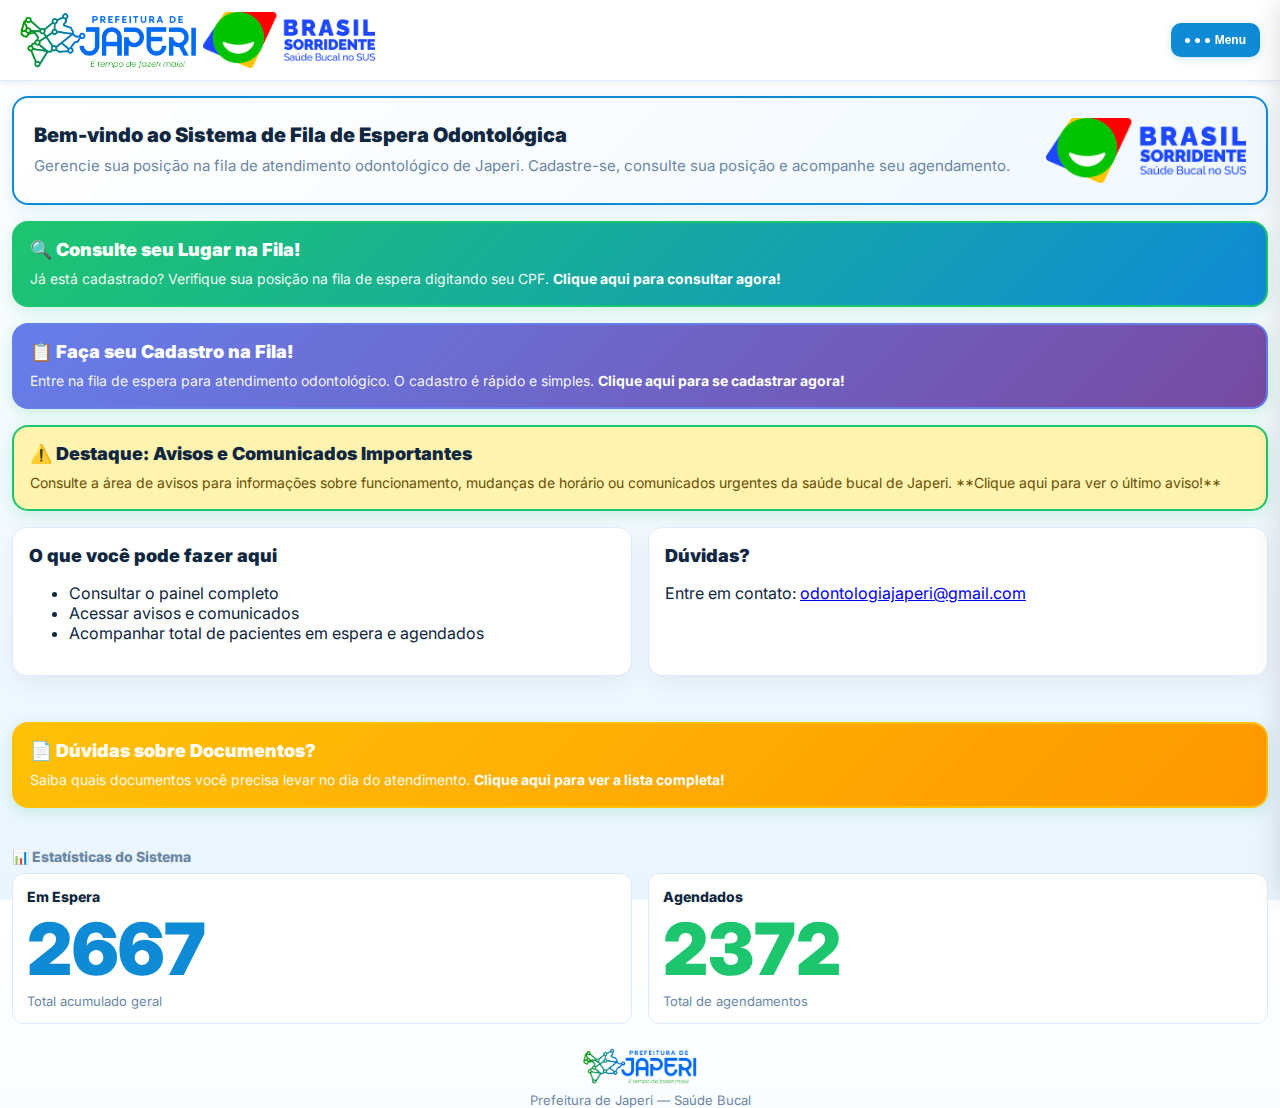
<file: index.html>
<!doctype html>
<html lang="pt-BR">
<head>
  <meta charset="utf-8" />
  <title>Início — Saúde Bucal Japeri</title>
  <meta name="viewport" content="width=device-width, initial-scale=1, viewport-fit=cover, user-scalable=no" />
  <link rel="icon" href="brasil-sorridente-logo222.png?v=2" type="image/png">
  <style>
    /* ===== styles (mobile-first) - copie exatamente ===== */
    @import url('https://fonts.googleapis.com/css2?family=Inter:wght@300;400;600;700;800&display=swap');
    :root{--bg:#EAF5FF;--panel:#FFFFFF;--line:#DDEAF7;--fg:#0F2740;--muted:#6B87A4;--brand:#0F8BD6;--accent:#1DC56F;--warning:#FFF3B0;--chip:#F3FAFF;--r-sm:8px;--r-md:12px;--r-lg:20px;--shadow:0 8px 24px rgba(16,40,80,0.06);--maxw:1100px;--transition:all 0.3s cubic-bezier(0.4,0,0.2,1)}
    *{box-sizing:border-box}html,body{height:100%}body{margin:0;font-family:Inter,system-ui,-apple-system,"Segoe UI",Roboto,Arial;-webkit-font-smoothing:antialiased;background:linear-gradient(180deg,#fff 0%,var(--bg) 100%);color:var(--fg);padding:12px;transition:var(--transition)}
    .wrap{max-width:var(--maxw);margin:0 auto;transition:var(--transition)}
    .topbar{display:flex;align-items:center;justify-content:space-between;gap:8px;margin-bottom:12px;position:fixed;top:0;left:0;right:0;background:#fff;z-index:80;padding:10px 12px;box-shadow:0 2px 8px rgba(16,40,80,0.08);border-bottom:1px solid var(--line);min-height:60px;transition:none}
    body{padding-top:80px}
    /* .topbar.hide{transform:translateY(-100%)} - Removido para manter a barra superior visível no mobile */
    .header-left{display:flex;align-items:center;gap:8px;min-width:0;flex:0 1 auto}
    .logos{display:flex;gap:6px;align-items:center;flex-shrink:0}
    .logo-small{height:38px;width:auto;display:block}
    .site-title{font-weight:800;font-size:14px;line-height:1.2;max-width:calc(100vw - 180px);overflow:hidden;text-overflow:ellipsis;white-space:nowrap}
    .muted.small{font-size:11px;color:var(--muted);display:none}@media(min-width:600px){.muted.small{display:block}}
    .nav{display:flex;gap:8px;align-items:center}
    .nav a{padding:8px 10px;border-radius:10px;color:var(--muted);text-decoration:none;font-weight:700}
    .nav a.active{color:var(--brand);background:rgba(15,139,214,0.06);border-radius:10px}
    .menu-btn{background:var(--brand);border:none;padding:8px 12px;border-radius:10px;cursor:pointer;display:flex;gap:5px;align-items:center;transition:var(--transition);flex-shrink:0;color:#fff;font-weight:700;font-size:12px;box-shadow:0 2px 8px rgba(15,139,214,0.2);white-space:nowrap}.menu-btn:hover{background:linear-gradient(135deg,var(--brand),#0a6ba8);transform:translateY(-2px);box-shadow:0 4px 12px rgba(15,139,214,0.3)}.menu-btn:active{transform:translateY(0)}
    .menu-btn .dot{width:5px;height:5px;background:#fff;border-radius:50%}
    .hero-card{display:flex;gap:12px;align-items:center;justify-content:space-between;background:linear-gradient(135deg,#fff 0%,#f0f8ff 100%);border-radius:16px;padding:16px;border:2px solid var(--brand);box-shadow:0 4px 16px rgba(15,139,214,0.12);margin-bottom:16px;animation:slideInDown 0.5s ease}@keyframes slideInDown{from{opacity:0;transform:translateY(-20px)}to{opacity:1;transform:translateY(0)}}
    .hero-content h2{margin:0 0 8px;font-size:20px;color:var(--fg);font-weight:900}.lead{margin:0;color:var(--muted);font-size:15px;line-height:1.5}.hero-illustration img{max-width:120px;height:auto;display:block;margin-left:auto}
    .card h3{margin:0 0 12px;font-size:18px;color:var(--fg);font-weight:900;line-height:1.3}
    .card{background:var(--panel);border-radius:14px;padding:16px;border:1px solid var(--line);box-shadow:var(--shadow);margin-bottom:14px;transition:var(--transition);cursor:pointer}.card:hover{box-shadow:0 12px 32px rgba(16,40,80,0.12);border-color:var(--brand)}
    .sectionTitle{font-weight:800;color:var(--muted);margin:12px 0 8px;font-size:14px}
    .bigcard{background:#fff;border-radius:12px;padding:14px;border:1px solid var(--line);margin-bottom:10px;transition:var(--transition)}.bigcard:hover{border-color:var(--brand);box-shadow:0 4px 12px rgba(15,139,214,0.1)}
    .bigcard-title{font-weight:800;color:var(--fg);margin-bottom:8px;font-size:14px}
    .big-number{font-weight:900;font-size:32px;line-height:1}
    .big1{color:var(--brand)} .big2{color:var(--accent)}
    .bigcard-foot{color:var(--muted);font-size:13px;margin-top:8px}
    .select-wrap{position:relative}
    .select-wrap::after{content:"▾";position:absolute;right:12px;top:50%;transform:translateY(-50%);pointer-events:none;color:var(--brand)}
    select{width:100%;padding:12px;border-radius:12px;border:1px solid var(--line);appearance:none;background:#fff;font-weight:700}
    .btn{padding:10px 12px;border-radius:12px;border:0;background:var(--brand);color:#fff;font-weight:800;cursor:pointer;transition:var(--transition)}.btn:hover{transform:translateY(-2px);box-shadow:0 6px 16px rgba(15,139,214,0.3)}.btn:active{transform:translateY(0)}
    .chips{display:flex;gap:8px;flex-wrap:wrap;margin:12px 0}
    .chip{background:var(--chip);border:1px solid var(--line);padding:8px 12px;border-radius:999px;color:var(--muted);font-weight:700;transition:var(--transition)}.chip:hover{background:rgba(15,139,214,0.08);border-color:var(--brand)}
    .label{font-size:14px;color:var(--fg);margin-bottom:8px;font-weight:800}
    .value{font-weight:900;font-size:22px;color:var(--brand);background:linear-gradient(0deg,#fff 0 40%, var(--warning) 40% 100%);padding:6px 10px;border-radius:8px;display:inline-block}
    .sub{color:var(--muted);font-size:13px;margin-top:8px}
    .list{margin-top:8px}
    .row{display:flex;justify-content:space-between;align-items:center;border:1px solid var(--line);border-radius:10px;padding:10px;background:#fff;margin-bottom:8px}
    .notice{margin:12px 0;padding:12px;border-radius:12px;background:linear-gradient(90deg,#f8fbff,#fff);border-left:6px solid var(--brand);color:var(--fg);font-weight:700}
    .footer{display:flex;flex-direction:column;align-items:center;gap:8px;margin:14px 0;color:var(--muted);font-size:13px}
    .footer img{height:36px}
    /* drawer */
    #drawerOverlay{position:fixed;inset:0;background:rgba(0,0,0,0.32);display:none;z-index:90;opacity:0;transition:opacity 0.26s ease}#drawerOverlay.open{opacity:1}
    .side-drawer{position:fixed;right:0;top:0;height:100vh;width:86%;max-width:320px;background:#fff;box-shadow:-12px 0 30px rgba(0,0,0,0.14);transform:translateX(110%);transition:transform 0.3s cubic-bezier(0.4,0,0.2,1);z-index:100;padding:16px;overflow:auto;border-left:1px solid rgba(15,139,214,0.06)} .side-drawer:not(.open){transform:translateX(110%)}
    .side-drawer.open{transform:translateX(0)}
    .drawer-item{display:block;padding:12px 14px;border-radius:10px;color:var(--fg);font-weight:700;text-decoration:none;transition:var(--transition);font-size:15px}
    .drawer-item:hover{background:#f0f8ff;color:var(--brand);transform:translateX(4px)}
    a:focus,button:focus,select:focus{outline:3px solid rgba(15,139,214,0.12);outline-offset:2px}a,button,select{transition:var(--transition)}
    @media(min-width:600px){.logo-small{height:44px}.topbar{padding:12px 16px;gap:12px}.wrap{padding:12px}}
    @media(min-width:900px){.logo-small{height:56px}.hero-illustration img{max-width:200px}.big-number{font-size:clamp(36px,6vw,72px)}.wrap{padding:8px}.menu-btn{display:inline-flex;padding:10px 14px;font-size:13px}.side-drawer{right:16px;width:280px;transform:translateX(20px);border-radius:12px}#drawerOverlay{display:none}.card{margin-bottom:16px}.hero-card{padding:20px}.topbar{padding:12px 20px}.cards-row{display:grid;grid-template-columns:repeat(2,1fr);gap:16px}}
    /* hide potential duplicate buttons visually (safety): show only first menu-btn */
    /* .menu-btn:not(:first-of-type){display:none !important} .nav{display:none !important} */
    /* Estilo para a nova seção de destaque de avisos, similar ao hero-card, mas menor e com o foco de ser clicável */
    .highlight-card{
      background: linear-gradient(135deg, var(--warning) 0%, var(--warning) 100%);
      border: 2px solid var(--accent); /* Usando a cor verde para dar destaque de informação */
      border-radius: 16px;
      padding: 16px;
      box-shadow: 0 4px 16px rgba(29, 197, 111, 0.2);
      margin-bottom: 16px;
      cursor: pointer;
      transition: all 0.3s cubic-bezier(0.4,0,0.2,1);
    }
    .highlight-card:hover {
      box-shadow: 0 8px 20px rgba(29, 197, 111, 0.4);
      transform: translateY(-2px);
    }
    .highlight-card h3 {
      font-size: 18px;
      color: var(--fg);
      font-weight: 900;
      margin: 0 0 8px;
    }
    .highlight-card .lead {
      color: #6a4f00; /* Cor escura para melhor contraste com o fundo amarelo */
      font-size: 14px;
    }
  </style>
</head>
<body>
  <div class="wrap">
    <header class="topbar">
      <div class="header-left">
        <a href="index.html" class="logos" style="text-decoration:none; cursor:pointer;" title="Voltar para o Início">
          <img src="japeri-logo.png" alt="Japeri" class="logo-small">
          <img src="brasil-sorridente-logo.png" alt="Brasil Sorridente" class="logo-small">
          </a>
        </div>
        <button id="drawerToggle" class="menu-btn" aria-label="Abrir menu" title="Abrir menu">
          <span class="dot"></span><span class="dot"></span><span class="dot"></span>
          <span style="font-size:12px">Menu</span>
        </button>

      </div>

      

      
    </header>

    <main>
      <section class="hero-card" aria-labelledby="welcomeTitle">
        <div class="hero-content">
          <h2 id="welcomeTitle">Bem-vindo ao Sistema de Fila de Espera Odontológica</h2>
          <p class="lead">Gerencie sua posição na fila de atendimento odontológico de Japeri. Cadastre-se, consulte sua posição e acompanhe seu agendamento.</p>
        </div>

        <div class="hero-illustration" aria-hidden="true">
          <img src="brasil-sorridente-logo.png" alt="Brasil Sorridente">
        </div>
      </section>

      <!-- Card de Destaque: Consultar Fila -->
      <section class="highlight-card action-card" data-target="consulta-fila.html" aria-labelledby="consultaTitle" style="background: linear-gradient(135deg, #1DC56F 0%, #0F8BD6 100%); border-color: #1DC56F;">
          <h3 id="consultaTitle" style="color: white;">🔍 Consulte seu Lugar na Fila!</h3>
          <p class="lead" style="color: rgba(255,255,255,0.95);">Já está cadastrado? Verifique sua posição na fila de espera digitando seu CPF. <strong style="color: white;">Clique aqui para consultar agora!</strong></p>
      </section>

      <!-- Card de Destaque: Cadastro na Fila -->
      <section class="highlight-card action-card" data-target="cadastro.html" aria-labelledby="cadastroTitle" style="background: linear-gradient(135deg, #667eea 0%, #764ba2 100%); border-color: #667eea;">
          <h3 id="cadastroTitle" style="color: white;">📋 Faça seu Cadastro na Fila!</h3>
          <p class="lead" style="color: rgba(255,255,255,0.95);">Entre na fila de espera para atendimento odontológico. O cadastro é rápido e simples. <strong style="color: white;">Clique aqui para se cadastrar agora!</strong></p>
      </section>

      <section class="highlight-card action-card" data-target="avisos.html" aria-labelledby="avisosTitle">
          <h3 id="avisosTitle">⚠️ Destaque: Avisos e Comunicados Importantes</h3>
          <p class="lead">Consulte a área de avisos para informações sobre funcionamento, mudanças de horário ou comunicados urgentes da saúde bucal de Japeri. **Clique aqui para ver o último aviso!**</p>
      </section>
      
      <section class="cards-row">
        <div class="card">
          <h3>O que você pode fazer aqui</h3>
          <ul class="short-list">
            <li>Consultar o painel completo</li>
            <li>Acessar avisos e comunicados</li>
            <li>Acompanhar total de pacientes em espera e agendados</li>
          </ul>
        </div>

        <div class="card">
          <h3>Dúvidas?</h3>
          <p class="muted">Entre em contato: <a href="mailto:odontologiajaperi@gmail.com">odontologiajaperi@gmail.com</a></p>
        </div>
      </section>

      <!-- Card de Destaque: Dúvidas sobre Documentos -->
      <section class="highlight-card action-card" onclick="mostrarDuvidasDocumentos()" aria-labelledby="duvidasTitle" style="background: linear-gradient(135deg, #ffc107 0%, #ff9800 100%); border-color: #ffc107; cursor: pointer; margin-top: 30px;">
          <h3 id="duvidasTitle" style="color: white;">📄 Dúvidas sobre Documentos?</h3>
          <p class="lead" style="color: rgba(255,255,255,0.95);">Saiba quais documentos você precisa levar no dia do atendimento. <strong style="color: white;">Clique aqui para ver a lista completa!</strong></p>
      </section>

      <!-- Estatísticas -->
      <section style="margin-top: 40px;">
        <h3 class="sectionTitle">📊 Estatísticas do Sistema</h3>
        <div style="display: grid; grid-template-columns: repeat(auto-fit, minmax(200px, 1fr)); gap: 16px;">
          <div class="bigcard">
            <div class="bigcard-title">Em Espera</div>
            <div id="homeGeral" class="big-number big1">—</div>
            <div class="bigcard-foot">Total acumulado geral</div>
          </div>
          <div class="bigcard">
            <div class="bigcard-title">Agendados</div>
            <div id="homeAg" class="big-number big2">—</div>
            <div class="bigcard-foot">Total de agendamentos</div>
          </div>
        </div>
      </section>
    </main>

    <footer class="footer">
      <img src="japeri-logo.png" alt="Japeri">
      <div class="muted">Prefeitura de Japeri — Saúde Bucal</div>
    </footer>
  </div>

  <div id="drawerOverlay" aria-hidden="true"></div>
  <aside id="sideDrawer" class="side-drawer" aria-hidden="true" role="dialog" aria-label="Opções do site">
    <div style="display:flex;align-items:center;gap:8px;margin-bottom:12px">
      <strong>Opções</strong>
      <button id="drawerClose" style="margin-left:auto;padding:6px;border-radius:8px;border:1px solid var(--line);background:#fff;cursor:pointer">Fechar</button>
    </div>
    <nav>
      <a class="drawer-item" href="index.html">Início</a>
      <a class="drawer-item" href="avisos.html">Avisos</a>
      <a class="drawer-item" href="painel.html">Fila</a>
      <a class="drawer-item" href="consulta-fila.html">🔍 Consultar Fila</a>
      <a class="drawer-item" href="cadastro.html" style="background: linear-gradient(135deg, #667eea 0%, #764ba2 100%); color: white; font-weight: 800;">📋 Cadastro na Fila</a>

      <a class="drawer-item" href="#" onclick="event.preventDefault(); mostrarDuvidasDocumentos(); document.getElementById('sideDrawer').classList.remove('open'); document.getElementById('drawerOverlay').classList.remove('show');">📄 Dúvidas sobre Documentos</a>
      <a class="drawer-item" href="mailto:odontologiajaperi@gmail.com">Contato (e-mail)</a>
    </nav>
  </aside>

  <script>
    (function(){
      // 1. Lógica para carregar os números principais (HomeGeral e HomeAg)
      async function loadTop(){
        try{
          const res = await fetch('data.json?cb=' + Date.now());
          if(!res.ok) return;
          const DATA = await res.json();
          let geral = 0;
          for(const p of Object.keys(DATA.postos||{})) {
            for(const m of Object.keys(DATA.postos[p]||{})) {
              geral += Number(DATA.postos[p][m].fila || 0);
            }
          }
          document.getElementById('homeGeral').textContent = geral;
          document.getElementById('homeAg').textContent = Number(DATA.agendados_total || 0);
        }catch(e){ console.log('top load error', e); }
      }
      loadTop();

      // 2. Lógica para tornar os cards clicáveis (aplicável ao hero-card e highlight-card)
      document.querySelectorAll('.action-card').forEach(card => {
        const target = card.dataset.target;
        if (target) {
          // Garante que o cursor mude para indicar que é clicável
          card.style.cursor = 'pointer';
          card.addEventListener('click', () => {
            location.href = target;
          });
        }
      });
      
      // 3. Lógica do Drawer (Menu Lateral)
      const toggleSelectors = ['#drawerToggle', '.menu-btn', '.drawer-toggle', '.hamburger'];
      const toggles = Array.from(new Set(toggleSelectors.flatMap(s => Array.from(document.querySelectorAll(s)))));
      const drawer = document.getElementById('sideDrawer') || document.querySelector('.side-drawer');
      let overlay = document.getElementById('drawerOverlay') || document.querySelector('.drawer-overlay');
      if(!overlay){
        overlay = document.createElement('div');
        overlay.id = 'drawerOverlay';
        overlay.style.position = 'fixed';
        overlay.style.inset = '0';
        overlay.style.background = 'rgba(0,0,0,0.32)';
        overlay.style.display = 'none';
        overlay.style.zIndex = '90';
        document.body.appendChild(overlay);
      }
      const internalClose = Array.from(document.querySelectorAll('#drawerClose, [data-drawer-close], .drawer-close-btn'));
      if(!drawer || toggles.length === 0) return;
      drawer.setAttribute('role', drawer.getAttribute('role') || 'dialog');
      drawer.setAttribute('aria-hidden', drawer.classList.contains('open') ? 'false' : 'true');
      function setExpanded(exp){ toggles.forEach(t => { try{ t.setAttribute('aria-expanded', exp ? 'true' : 'false'); }catch(e){} }); }
      function openDrawer(){
        drawer.classList.add('open');
        drawer.setAttribute('aria-hidden','false');
        overlay.style.display = 'block';
        overlay.setAttribute('aria-hidden','false');
        document.documentElement.style.overflow = 'hidden';
        document.body.style.overflow = 'hidden';
        setExpanded(true);
        setTimeout(()=>{ const first = drawer.querySelector('a,button,[tabindex]:not([tabindex="-1"])'); if(first) first.focus(); }, 220);
      }
      function closeDrawer(){
        drawer.classList.remove('open');
        drawer.setAttribute('aria-hidden','true');
        overlay.style.display = 'none';
        overlay.setAttribute('aria-hidden','true');
        document.documentElement.style.overflow = '';
        document.body.style.overflow = '';
        setExpanded(false);
      }
      toggles.forEach(t=>{
        if(t._drawerBound) return;
        t._drawerBound = true;
        t.style.cursor = 'pointer';
        t.addEventListener('click', e=>{
          e.stopPropagation();
          if(drawer.classList.contains('open')) closeDrawer(); else openDrawer();
        });
      });
      overlay.addEventListener('click', ()=>{ closeDrawer(); });
      internalClose.forEach(b=>{ if(b._drawerBoundClose) return; b._drawerBoundClose = true; b.addEventListener('click', (e)=>{ e.stopPropagation(); closeDrawer(); }); });
      drawer.addEventListener('click', function(e){
        const item = e.target.closest('.drawer-item, [data-drawer-item], a, button');
        if(!item) return;
        setTimeout(()=> closeDrawer(), 120);
      });
      document.addEventListener('keydown', function(ev){ if(ev.key === 'Escape' && drawer.classList.contains('open')) closeDrawer(); });
      document.addEventListener('click', function(e){ if(!drawer.classList.contains('open')) return; if(e.target.closest('#sideDrawer') || toggles.some(t => t.contains(e.target) || t === e.target)) return; closeDrawer(); });
      const hideOtherOverlays = ()=> { Array.from(document.querySelectorAll('.drawer-overlay, #drawerOverlay')).forEach(o=>{ if(o !== overlay) o.style.display = 'none'; }); };
      const mo = new MutationObserver(()=>{ hideOtherOverlays(); setExpanded(drawer.classList.contains('open')); });
      mo.observe(drawer, { attributes:true, attributeFilter:['class'] });
    })();
</script>

  <script>
    (function(){
      // 1. Lógica para carregar os números principais (HomeGeral e HomeAg)
      async function loadTop(){
        try{
          const res = await fetch('data.json?cb=' + Date.now());
          if(!res.ok) return;
          const DATA = await res.json();
          let geral = 0;
          for(const p of Object.keys(DATA.postos||{})) {
            for(const m of Object.keys(DATA.postos[p]||{})) {
              geral += Number(DATA.postos[p][m].fila || 0);
            }
          }
          document.getElementById('homeGeral').textContent = geral;
          document.getElementById('homeAg').textContent = Number(DATA.agendados_total || 0);
        }catch(e){ console.log('top load error', e); }
      }
      loadTop();

      // 2. Lógica para tornar os cards clicáveis (aplicável ao hero-card e highlight-card)
      document.querySelectorAll('.action-card').forEach(card => {
        const target = card.dataset.target;
        if (target) {
          // Garante que o cursor mude para indicar que é clicável
          card.style.cursor = 'pointer';
          card.addEventListener('click', () => {
            location.href = target;
          });
        }
      });
    })();

  </script>
  <script src="modal-documentos.js"></script>
</body>
</html>
</file>
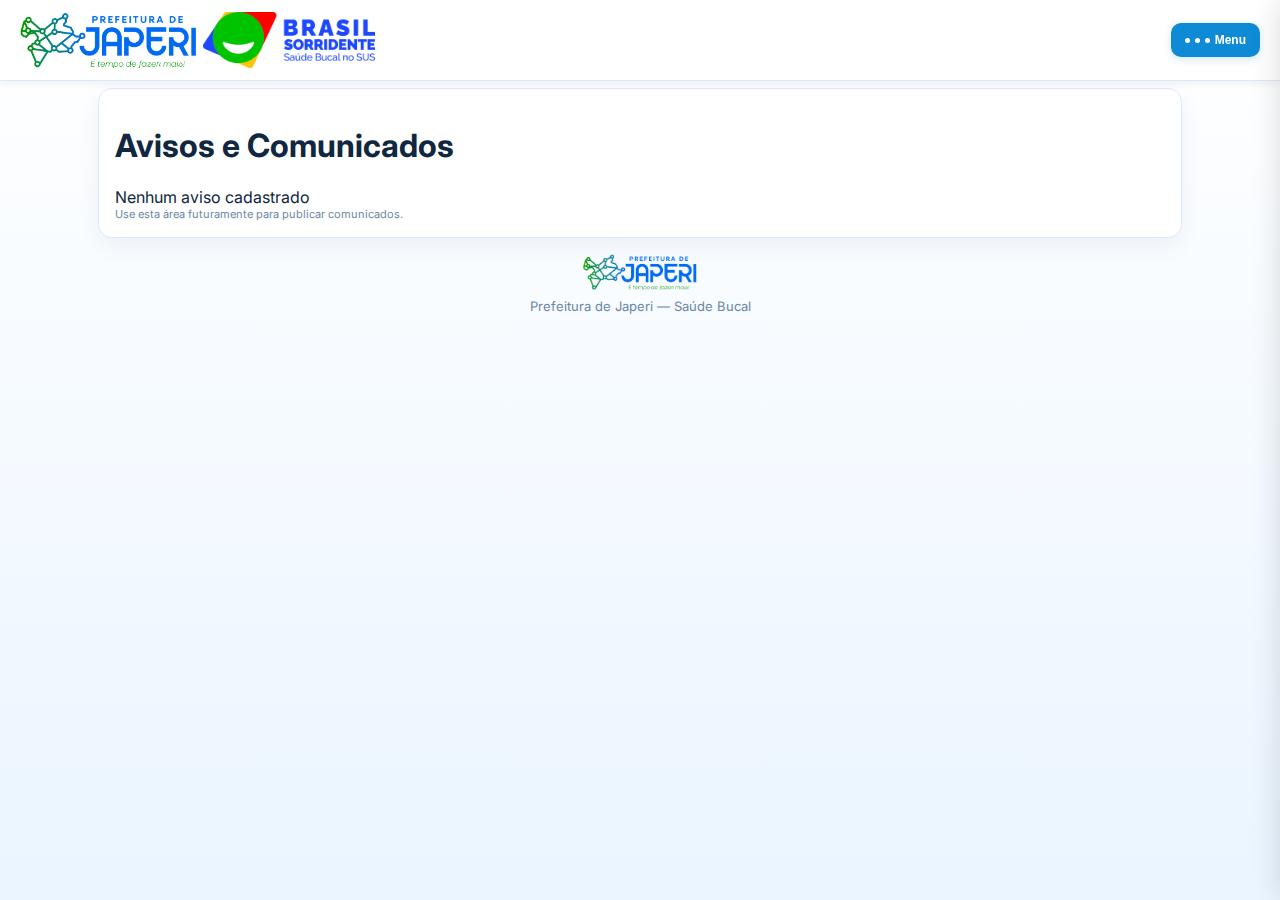
<file: avisos.html>
<!doctype html>
<html lang="pt-BR">
<head>
  <meta charset="utf-8" />
  <title>Avisos — Saúde Bucal Japeri</title>
  <meta name="viewport" content="width=device-width, initial-scale=1, viewport-fit=cover, user-scalable=no" />
  <link rel="icon" href="brasil-sorridente-logo222.png?v=2" type="image/png">
  <style>
    /* same styles as index (keeps pages visually consistent) */
    @import url('https://fonts.googleapis.com/css2?family=Inter:wght@300;400;600;700;800&display=swap');
    :root{--bg:#EAF5FF;--panel:#FFFFFF;--line:#DDEAF7;--fg:#0F2740;--muted:#6B87A4;--brand:#0F8BD6;--accent:#1DC56F;--warning:#FFF3B0;--chip:#F3FAFF;--r-sm:8px;--r-md:12px;--r-lg:20px;--shadow:0 8px 24px rgba(16,40,80,0.06);--maxw:1100px;--transition:all 0.3s cubic-bezier(0.4,0,0.2,1)}
    *{box-sizing:border-box}html,body{height:100%}body{margin:0;font-family:Inter,system-ui,-apple-system,"Segoe UI",Roboto,Arial;-webkit-font-smoothing:antialiased;background:linear-gradient(180deg,#fff 0%,var(--bg) 100%);color:var(--fg);padding:12px;transition:var(--transition)}
    .wrap{max-width:var(--maxw);margin:0 auto}
    .topbar{display:flex;align-items:center;justify-content:space-between;gap:8px;margin-bottom:12px;position:fixed;top:0;left:0;right:0;background:#fff;z-index:80;padding:10px 12px;box-shadow:0 2px 8px rgba(16,40,80,0.08);border-bottom:1px solid var(--line);min-height:60px;transition:none}
    body{padding-top:80px}
    /* .topbar.hide{transform:translateY(-100%)} - Removido para manter a barra superior visível no mobile */
    .header-left{display:flex;align-items:center;gap:8px;min-width:0;flex:0 1 auto}
    .logos{display:flex;gap:6px;align-items:center;flex-shrink:0}
    .logo-small{height:38px;width:auto;display:block}
    .site-title{font-weight:800;font-size:14px;line-height:1.2;max-width:calc(100vw - 180px);overflow:hidden;text-overflow:ellipsis;white-space:nowrap}
    .muted.small{font-size:11px;color:var(--muted);display:none}@media(min-width:600px){.muted.small{display:block}}
    .nav{display:flex;gap:8px;align-items:center}
    .nav a{padding:8px 10px;border-radius:10px;color:var(--muted);text-decoration:none;font-weight:700}
    .nav a.active{color:var(--brand);background:rgba(15,139,214,0.06);border-radius:10px}
    .menu-btn{background:var(--brand);border:none;padding:8px 12px;border-radius:10px;cursor:pointer;display:flex;gap:5px;align-items:center;transition:var(--transition);flex-shrink:0;color:#fff;font-weight:700;font-size:12px;box-shadow:0 2px 8px rgba(15,139,214,0.2);white-space:nowrap}.menu-btn:hover{background:linear-gradient(135deg,var(--brand),#0a6ba8);transform:translateY(-2px);box-shadow:0 4px 12px rgba(15,139,214,0.3)}.menu-btn:active{transform:translateY(0)}
    .menu-btn .dot{width:5px;height:5px;background:#fff;border-radius:50%}
    .card{background:var(--panel);border-radius:14px;padding:16px;border:1px solid var(--line);box-shadow:var(--shadow);margin-bottom:14px;transition:var(--transition)}.card:hover{box-shadow:0 12px 32px rgba(16,40,80,0.12);border-color:var(--brand)}
    .sectionTitle{font-weight:800;color:var(--muted);margin:12px 0 8px;font-size:14px}
    .notice{margin:12px 0;padding:12px;border-radius:12px;background:linear-gradient(90deg,#f8fbff,#fff);border-left:6px solid var(--brand);color:var(--fg);font-weight:700;transition:var(--transition)}.notice:hover{box-shadow:0 4px 12px rgba(15,139,214,0.12)}
    .footer{display:flex;flex-direction:column;align-items:center;gap:8px;margin:14px 0;color:var(--muted);font-size:13px}
    .footer img{height:36px}
    #drawerOverlay{position:fixed;inset:0;background:rgba(0,0,0,0.32);display:none;z-index:90;opacity:0;transition:opacity 0.26s ease}#drawerOverlay.open{opacity:1}
    .side-drawer{position:fixed;right:0;top:0;height:100vh;width:86%;max-width:320px;background:#fff;box-shadow:-12px 0 30px rgba(0,0,0,0.14);transform:translateX(110%);transition:transform 0.3s cubic-bezier(0.4,0,0.2,1);z-index:100;padding:16px;overflow:auto;border-left:1px solid rgba(15,139,214,0.06)} .side-drawer:not(.open){transform:translateX(110%)}
    .side-drawer.open{transform:translateX(0)}
    .drawer-item{display:block;padding:12px 14px;border-radius:10px;color:var(--fg);font-weight:700;text-decoration:none;transition:var(--transition);font-size:15px}
    .drawer-item:hover{background:#f0f8ff;color:var(--brand);transform:translateX(4px)}
    a:focus,button:focus,select:focus{outline:3px solid rgba(15,139,214,0.12);outline-offset:2px}a,button,select{transition:var(--transition)}
    @media(min-width:600px){.logo-small{height:44px}.topbar{padding:12px 16px;gap:12px}.wrap{padding:12px}}
    @media(min-width:900px){.logo-small{height:56px}.wrap{padding:8px}.menu-btn{display:inline-flex;padding:10px 14px;font-size:13px}.side-drawer{right:16px;width:280px;transform:translateX(20px);border-radius:12px}#drawerOverlay{display:none}.card{margin-bottom:16px}.topbar{padding:12px 20px}}
    .menu-btn:not(:first-of-type){display:none !important} .nav{display:none !important}
  </style>
</head>
<body>
  <div class="wrap">
    <header class="topbar">
      <div class="header-left">
        <a href="index.html" class="logos" style="text-decoration:none; cursor:pointer;" title="Voltar para o Início">
          <img src="japeri-logo.png" alt="Japeri" class="logo-small">
          <img src="brasil-sorridente-logo.png" alt="Brasil Sorridente" class="logo-small">
          </a>
        </div>
        <button id="drawerToggle" class="menu-btn" aria-label="Abrir menu" title="Abrir menu">
          <span class="dot"></span><span class="dot"></span><span class="dot"></span>
          <span style="font-size:12px">Menu</span>
        </button>
    </header>

    <main>
      <section class="card">
        <h1>Avisos e Comunicados</h1>
        <div class="avisos-list" id="avisosList">
          <div class="aviso">
            <div class="aviso-title">Nenhum aviso cadastrado</div>
            <div class="muted small">Use esta área futuramente para publicar comunicados.</div>
          </div>
        </div>
      </section>
    </main>

    <footer class="footer">
      <img src="japeri-logo.png" alt="Japeri">
      <div class="muted">Prefeitura de Japeri — Saúde Bucal</div>
    </footer>
  </div>

  <div id="drawerOverlay" aria-hidden="true"></div>
  <aside id="sideDrawer" class="side-drawer" aria-hidden="true" role="dialog" aria-label="Opções do site">
    <div style="display:flex;align-items:center;gap:8px;margin-bottom:12px">
      <strong>Opções</strong>
      <button id="drawerClose" style="margin-left:auto;padding:6px;border-radius:8px;border:1px solid var(--line);background:#fff;cursor:pointer">Fechar</button>
    </div>
    <nav>
      <a class="drawer-item" href="index.html">Início</a>
      <a class="drawer-item" href="avisos.html">Avisos</a>
      <a class="drawer-item" href="painel.html">Fila</a>
      <a class="drawer-item" href="consulta-fila.html">🔍 Consultar Fila</a>
      <a class="drawer-item" href="cadastro.html" style="background: linear-gradient(135deg, #667eea 0%, #764ba2 100%); color: white; font-weight: 800;">📋 Cadastro na Fila</a>

      <a class="drawer-item" href="#" onclick="event.preventDefault(); mostrarDuvidasDocumentos(); document.getElementById('sideDrawer').classList.remove('open'); document.getElementById('drawerOverlay').classList.remove('show');">📄 Dúvidas sobre Documentos</a>
      <a class="drawer-item" href="mailto:odontologiajaperi@gmail.com">Contato (e-mail)</a>
    </nav>
  </aside>

  <!-- drawer script -->
  <script>
    (function(){
      const toggleSelectors = ['#drawerToggle', '.menu-btn', '.drawer-toggle', '.hamburger'];
      const toggles = Array.from(new Set(toggleSelectors.flatMap(s => Array.from(document.querySelectorAll(s)))));
      const drawer = document.getElementById('sideDrawer') || document.querySelector('.side-drawer');
      let overlay = document.getElementById('drawerOverlay') || document.querySelector('.drawer-overlay');
      if(!overlay){
        overlay = document.createElement('div'); overlay.id = 'drawerOverlay'; overlay.style.position='fixed'; overlay.style.inset='0'; overlay.style.background='rgba(0,0,0,0.32)'; overlay.style.display='none'; overlay.style.zIndex='90'; document.body.appendChild(overlay);
      }
      const internalClose = Array.from(document.querySelectorAll('#drawerClose, [data-drawer-close], .drawer-close-btn'));
      if(!drawer || toggles.length === 0) return;
      drawer.setAttribute('role', drawer.getAttribute('role') || 'dialog');
      drawer.setAttribute('aria-hidden', drawer.classList.contains('open') ? 'false' : 'true');
      function setExpanded(exp){ toggles.forEach(t => { try{ t.setAttribute('aria-expanded', exp ? 'true' : 'false'); }catch(e){} }); }
      function openDrawer(){ drawer.classList.add('open'); drawer.setAttribute('aria-hidden','false'); overlay.style.display='block'; overlay.setAttribute('aria-hidden','false'); document.documentElement.style.overflow='hidden'; document.body.style.overflow='hidden'; setExpanded(true); setTimeout(()=>{ const first = drawer.querySelector('a,button,[tabindex]:not([tabindex="-1"])'); if(first) first.focus(); },220); }
      function closeDrawer(){ drawer.classList.remove('open'); drawer.setAttribute('aria-hidden','true'); overlay.style.display='none'; overlay.setAttribute('aria-hidden','true'); document.documentElement.style.overflow=''; document.body.style.overflow=''; setExpanded(false); }
      toggles.forEach(t=>{ if(t._drawerBound) return; t._drawerBound=true; t.style.cursor='pointer'; t.addEventListener('click', e=>{ e.stopPropagation(); if(drawer.classList.contains('open')) closeDrawer(); else openDrawer(); }); });
      overlay.addEventListener('click', ()=>{ closeDrawer(); });
      internalClose.forEach(b=>{ if(b._drawerBoundClose) return; b._drawerBoundClose=true; b.addEventListener('click', e=>{ e.stopPropagation(); closeDrawer(); }); });
      drawer.addEventListener('click', function(e){ const item = e.target.closest('.drawer-item, [data-drawer-item], a, button'); if(!item) return; setTimeout(()=> closeDrawer(), 120); });
      document.addEventListener('keydown', function(ev){ if(ev.key === 'Escape' && drawer.classList.contains('open')) closeDrawer(); });
      document.addEventListener('click', function(e){ if(!drawer.classList.contains('open')) return; if(e.target.closest('#sideDrawer') || toggles.some(t => t.contains(e.target) || t === e.target)) return; closeDrawer(); });
      const hideOtherOverlays = ()=> { Array.from(document.querySelectorAll('.drawer-overlay, #drawerOverlay')).forEach(o=>{ if(o !== overlay) o.style.display = 'none'; }); };
      const mo = new MutationObserver(()=>{ hideOtherOverlays(); setExpanded(drawer.classList.contains('open')); });
      mo.observe(drawer, { attributes:true, attributeFilter:['class'] });
    })();
</script>

  
  <script src="modal-documentos.js"></script>
</body>
</html>
</file>
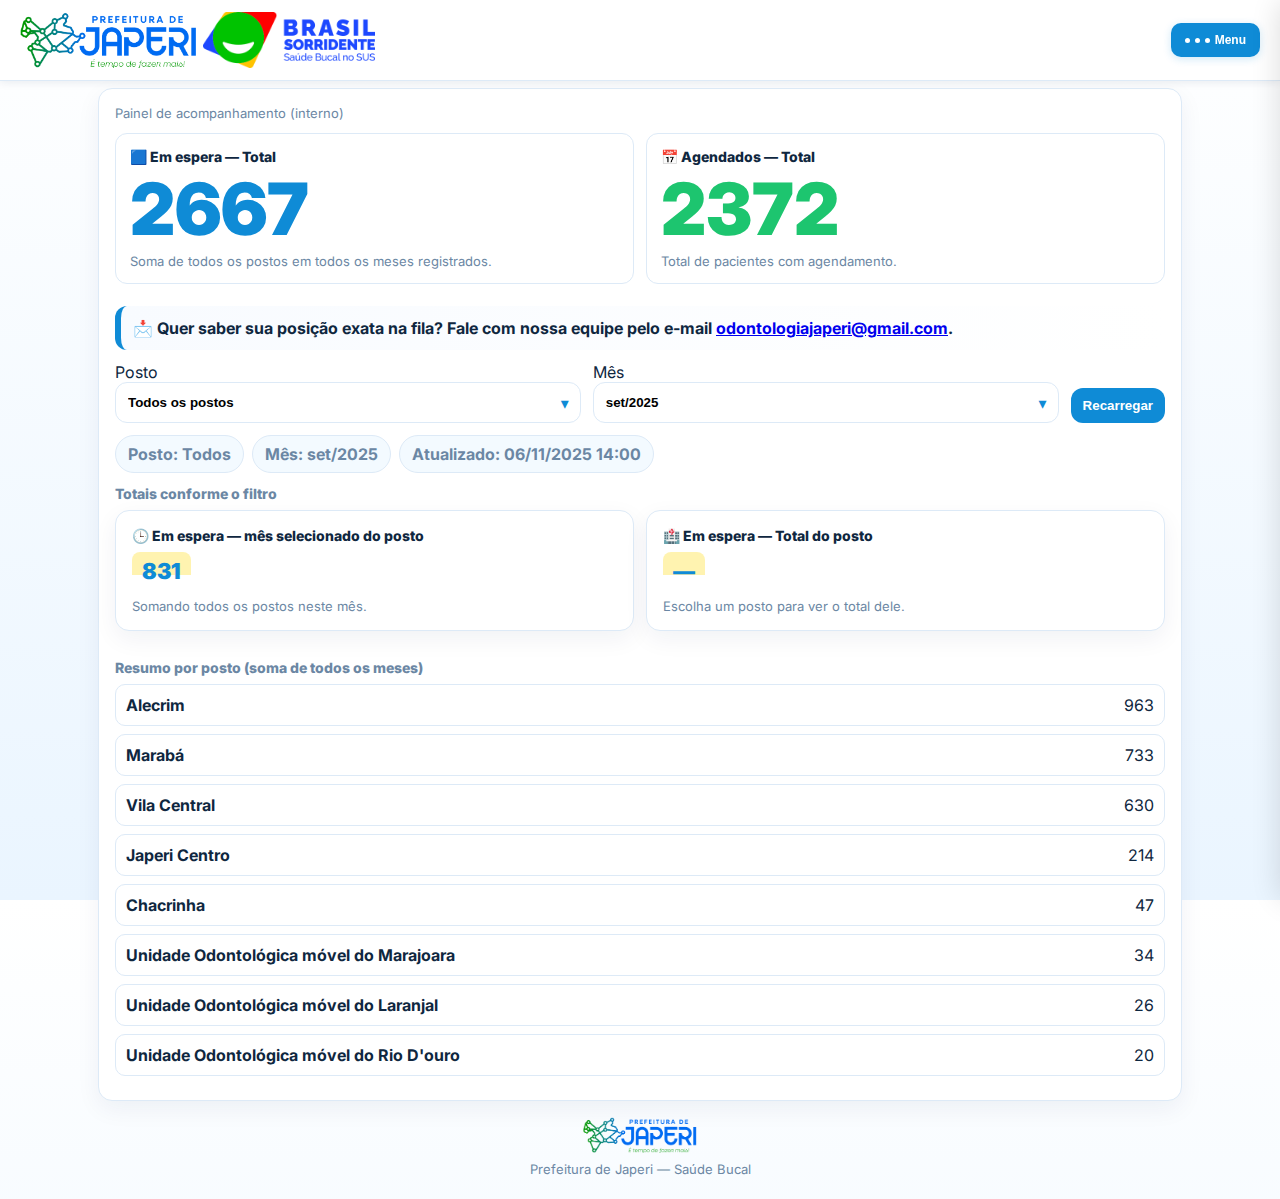
<file: painel.html>
<!doctype html>
<html lang="pt-BR">
<head>
  <meta charset="utf-8" />
  <title>Painel — Saúde Bucal Japeri</title>
  <meta name="viewport" content="width=device-width, initial-scale=1, viewport-fit=cover, user-scalable=no" />
  <link rel="icon" href="brasil-sorridente-logo222.png?v=2" type="image/png">
  <style>
    /* same styles as index/avisos */
    @import url('https://fonts.googleapis.com/css2?family=Inter:wght@300;400;600;700;800&display=swap');
    :root{--bg:#EAF5FF;--panel:#FFFFFF;--line:#DDEAF7;--fg:#0F2740;--muted:#6B87A4;--brand:#0F8BD6;--accent:#1DC56F;--warning:#FFF3B0;--chip:#F3FAFF;--r-sm:8px;--r-md:12px;--r-lg:20px;--shadow:0 8px 24px rgba(16,40,80,0.06);--maxw:1100px;--transition:all 0.3s cubic-bezier(0.4,0,0.2,1)}
    *{box-sizing:border-box}html,body{height:100%}body{margin:0;font-family:Inter,system-ui,-apple-system,"Segoe UI",Roboto,Arial;-webkit-font-smoothing:antialiased;background:linear-gradient(180deg,#fff 0%,var(--bg) 100%);color:var(--fg);padding:12px;transition:var(--transition)}
    .wrap{max-width:var(--maxw);margin:0 auto}
    .topbar{display:flex;align-items:center;justify-content:space-between;gap:8px;margin-bottom:12px;position:fixed;top:0;left:0;right:0;background:#fff;z-index:80;padding:10px 12px;box-shadow:0 2px 8px rgba(16,40,80,0.08);border-bottom:1px solid var(--line);min-height:60px;transition:none}
    body{padding-top:80px}
    /* .topbar.hide{transform:translateY(-100%)} - Removido para manter a barra superior visível no mobile */
    .header-left{display:flex;align-items:center;gap:8px;min-width:0;flex:0 1 auto}
    .logos{display:flex;gap:6px;align-items:center;flex-shrink:0}
    .logo-small{height:38px;width:auto;display:block}
    .site-title{font-weight:800;font-size:14px;line-height:1.2;max-width:calc(100vw - 180px);overflow:hidden;text-overflow:ellipsis;white-space:nowrap}
    .muted.small{font-size:11px;color:var(--muted);display:none}@media(min-width:600px){.muted.small{display:block}}
    .nav{display:flex;gap:8px;align-items:center}
    .nav a{padding:8px 10px;border-radius:10px;color:var(--muted);text-decoration:none;font-weight:700}
    .nav a.active{color:var(--brand);background:rgba(15,139,214,0.06);border-radius:10px}
    .menu-btn{background:var(--brand);border:none;padding:8px 12px;border-radius:10px;cursor:pointer;display:flex;gap:5px;align-items:center;transition:var(--transition);flex-shrink:0;color:#fff;font-weight:700;font-size:12px;box-shadow:0 2px 8px rgba(15,139,214,0.2);white-space:nowrap}.menu-btn:hover{background:linear-gradient(135deg,var(--brand),#0a6ba8);transform:translateY(-2px);box-shadow:0 4px 12px rgba(15,139,214,0.3)}.menu-btn:active{transform:translateY(0)}
    .menu-btn .dot{width:5px;height:5px;background:#fff;border-radius:50%}
    .card{background:var(--panel);border-radius:14px;padding:16px;border:1px solid var(--line);box-shadow:var(--shadow);margin-bottom:14px;transition:var(--transition)}.card:hover{box-shadow:0 12px 32px rgba(16,40,80,0.12);border-color:var(--brand)}
    .sectionTitle{font-weight:800;color:var(--muted);margin:12px 0 8px;font-size:14px}
    .bigcard{background:#fff;border-radius:12px;padding:14px;border:1px solid var(--line);margin-bottom:10px;transition:var(--transition)}.bigcard:hover{border-color:var(--brand);box-shadow:0 4px 12px rgba(15,139,214,0.1)}
    .bigcard-title{font-weight:800;color:var(--fg);margin-bottom:8px;font-size:14px}
    .big-number{font-weight:900;font-size:32px;line-height:1}
    .big1{color:var(--brand)} .big2{color:var(--accent)}
    .bigcard-foot{color:var(--muted);font-size:13px;margin-top:8px}
    .select-wrap{position:relative}
    .select-wrap::after{content:"▾";position:absolute;right:12px;top:50%;transform:translateY(-50%);pointer-events:none;color:var(--brand)}
    select{width:100%;padding:12px;border-radius:12px;border:1px solid var(--line);appearance:none;background:#fff;font-weight:700}
    .btn{padding:10px 12px;border-radius:12px;border:0;background:var(--brand);color:#fff;font-weight:800;cursor:pointer;transition:var(--transition)}.btn:hover{transform:translateY(-2px);box-shadow:0 6px 16px rgba(15,139,214,0.3)}.btn:active{transform:translateY(0)}
    .chips{display:flex;gap:8px;flex-wrap:wrap;margin:12px 0}
    .chip{background:var(--chip);border:1px solid var(--line);padding:8px 12px;border-radius:999px;color:var(--muted);font-weight:700;transition:var(--transition)}.chip:hover{background:rgba(15,139,214,0.08);border-color:var(--brand)}
    .label{font-size:14px;color:var(--fg);margin-bottom:8px;font-weight:800}
    .value{font-weight:900;font-size:22px;color:var(--brand);background:linear-gradient(0deg,#fff 0 40%, var(--warning) 40% 100%);padding:6px 10px;border-radius:8px;display:inline-block}
    .sub{color:var(--muted);font-size:13px;margin-top:8px}
    .list{margin-top:8px}
    .row{display:flex;justify-content:space-between;align-items:center;border:1px solid var(--line);border-radius:10px;padding:10px;background:#fff;margin-bottom:8px;transition:var(--transition)}.row:hover{background:#f8fbff;border-color:var(--brand)}
    .notice{margin:12px 0;padding:12px;border-radius:12px;background:linear-gradient(90deg,#f8fbff,#fff);border-left:6px solid var(--brand);color:var(--fg);font-weight:700;transition:var(--transition)}.notice:hover{box-shadow:0 4px 12px rgba(15,139,214,0.12)}
    .footer{display:flex;flex-direction:column;align-items:center;gap:8px;margin:14px 0;color:var(--muted);font-size:13px}
    .footer img{height:36px}
    #drawerOverlay{position:fixed;inset:0;background:rgba(0,0,0,0.32);display:none;z-index:90;opacity:0;transition:opacity 0.26s ease}#drawerOverlay.open{opacity:1}
    .side-drawer{position:fixed;right:0;top:0;height:100vh;width:86%;max-width:320px;background:#fff;box-shadow:-12px 0 30px rgba(0,0,0,0.14);transform:translateX(110%);transition:transform 0.3s cubic-bezier(0.4,0,0.2,1);z-index:100;padding:16px;overflow:auto;border-left:1px solid rgba(15,139,214,0.06)} .side-drawer:not(.open){transform:translateX(110%)}
    .side-drawer.open{transform:translateX(0)}
    .drawer-item{display:block;padding:12px 14px;border-radius:10px;color:var(--fg);font-weight:700;text-decoration:none;transition:var(--transition);font-size:15px}
    .drawer-item:hover{background:#f0f8ff;color:var(--brand);transform:translateX(4px)}
    a:focus,button:focus,select:focus{outline:3px solid rgba(15,139,214,0.12);outline-offset:2px}a,button,select{transition:var(--transition)}
    @media(min-width:600px){.logo-small{height:44px}.topbar{padding:12px 16px;gap:12px}.wrap{padding:12px}}
    @media(min-width:900px){.logo-small{height:56px}.big-number{font-size:clamp(36px,6vw,72px)}.wrap{padding:8px}.menu-btn{display:inline-flex;padding:10px 14px;font-size:13px}.side-drawer{right:16px;width:280px;transform:translateX(20px);border-radius:12px}#drawerOverlay{display:none}.card{margin-bottom:16px}.topbar{padding:12px 20px}}
    .menu-btn:not(:first-of-type){display:none !important} .nav{display:none !important}
  </style>
</head>
<body>
  <div class="wrap">
    <header class="topbar">
      <div class="header-left">
        <a href="index.html" class="logos" style="text-decoration:none; cursor:pointer;" title="Voltar para o Início">
          <img src="japeri-logo.png" alt="Japeri" class="logo-small">
          <img src="brasil-sorridente-logo.png" alt="Brasil Sorridente" class="logo-small">
          </a>
        </div>
        <button id="drawerToggle" class="menu-btn" aria-label="Abrir menu" title="Abrir menu"><span class="dot"></span><span class="dot"></span><span class="dot"></span><span style="font-size:12px">Menu</span></button>
    </header>

    <main>
      <section class="card" style="margin-bottom:16px">
        <div class="muted small" style="font-size:13px;margin-bottom:12px">Painel de acompanhamento (interno)</div>
        <div style="display:grid;grid-template-columns:1fr 1fr;gap:12px;margin-bottom:12px">
          <div class="bigcard">
            <div class="bigcard-title">🟦 Em espera — Total</div>
            <div id="geralAcumFila" class="big-number big1">—</div>
            <div class="bigcard-foot">Soma de todos os postos em todos os meses registrados.</div>
          </div>

          <div class="bigcard">
            <div class="bigcard-title">📅 Agendados — Total</div>
            <div id="agTotal" class="big-number big2">—</div>
            <div class="bigcard-foot">Total de pacientes com agendamento.</div>
          </div>
        </div>

        <div class="notice">📩 Quer saber sua posição exata na fila? Fale com nossa equipe pelo e-mail <a href="mailto:odontologiajaperi@gmail.com">odontologiajaperi@gmail.com</a>.</div>

        <div style="display:grid;grid-template-columns:1fr 1fr auto;gap:12px;align-items:end;margin-top:12px">
          <div>
            <label for="postoSelect">Posto</label>
            <div class="select-wrap"><select id="postoSelect"></select></div>
          </div>
          <div>
            <label for="mesSelect">Mês</label>
            <div class="select-wrap"><select id="mesSelect"></select></div>
          </div>
          <div style="display:flex;align-items:center">
            <button id="refreshBtn" class="btn">Recarregar</button>
          </div>
        </div>

        <div class="chips" style="margin-top:12px">
          <div class="chip" id="pillPosto">Posto: —</div>
          <div class="chip" id="pillMes">Mês: —</div>
          <div class="chip" id="pillStamp">Atualizado: —</div>
        </div>

        <div class="sectionTitle">Totais conforme o filtro</div>
        <div style="display:grid;grid-template-columns:1fr 1fr;gap:12px">
          <div class="card small">
            <div class="label">🕒 Em espera — mês selecionado do posto</div>
            <div id="filaMes" class="value">—</div>
            <div id="filaMesObs" class="sub"></div>
          </div>
          <div class="card small">
            <div class="label">🏥 Em espera — Total do posto</div>
            <div id="postoAcumFila" class="value">—</div>
            <div id="postoAcumFilaObs" class="sub"></div>
          </div>
        </div>

        <div class="sectionTitle">Resumo por posto (soma de todos os meses)</div>
        <div id="postoResumo" class="list"></div>

        <div id="error" class="error" style="color:#d64545;display:none;margin-top:8px"></div>
      </section>
    </main>

    <footer class="footer">
      <img src="japeri-logo.png" alt="Japeri">
      <div class="muted">Prefeitura de Japeri — Saúde Bucal</div>
    </footer>
  </div>

  <div id="drawerOverlay" aria-hidden="true"></div>
  <aside id="sideDrawer" class="side-drawer" aria-hidden="true" role="dialog" aria-label="Opções do site">
    <div style="display:flex;align-items:center;gap:8px;margin-bottom:12px">
      <strong>Opções</strong>
      <button id="drawerClose" style="margin-left:auto;padding:6px;border-radius:8px;border:1px solid var(--line);background:#fff;cursor:pointer">Fechar</button>
    </div>
    <nav>
      <a class="drawer-item" href="index.html">Início</a>
      <a class="drawer-item" href="avisos.html">Avisos</a>
      <a class="drawer-item" href="painel.html">Fila</a>
      <a class="drawer-item" href="consulta-fila.html">🔍 Consultar Fila</a>
      <a class="drawer-item" href="cadastro.html" style="background: linear-gradient(135deg, #667eea 0%, #764ba2 100%); color: white; font-weight: 800;">📋 Cadastro na Fila</a>

      <a class="drawer-item" href="#" onclick="event.preventDefault(); mostrarDuvidasDocumentos(); document.getElementById('sideDrawer').classList.remove('open'); document.getElementById('drawerOverlay').classList.remove('show');">📄 Dúvidas sobre Documentos</a>
      <a class="drawer-item" href="mailto:odontologiajaperi@gmail.com">Contato (e-mail)</a>
    </nav>
  </aside>

  <!-- painel logic (load data, populate filters and UI) -->
  <script>
    (function(){
      const $ = s=>document.querySelector(s);
      const elPosto = $('#postoSelect'), elMes = $('#mesSelect'), elBtn = $('#refreshBtn');
      const elPPosto = $('#pillPosto'), elPMes = $('#pillMes'), elPStamp = $('#pillStamp');
      const elFilaMes = $('#filaMes'), elFilaMesObs = $('#filaMesObs');
      const elPostoAcum = $('#postoAcumFila'), elPostoAcumObs = $('#postoAcumFilaObs');
      const elGeralAcum = $('#geralAcumFila'); const elAgTotal = $('#agTotal'); const elResumo = $('#postoResumo');
      const elErr = $('#error');
      let DATA = null;
      const nomes=["","jan","fev","mar","abr","mai","jun","jul","ago","set","out","nov","dez"];
      function parseRank(k){
        const m=/^(\d{4})-(\d{2})(?:-(\d{2}))?$/.exec(k);
        if(m){const y=+m[1], m1=+m[2], m2=m[3]?+m[3]:null;return y*12+m1+(m2?0.5:0);}
        const s=k.toLowerCase();
        if(/fev/.test(s))return 2; if(/mar/.test(s))return 3; if(/mai/.test(s))return 5;
        if(/jun/.test(s))return 6; if(/jul.*ago|jul\/ago|jul-ago/.test(s))return 7.5;
        if(/ago/.test(s))return 8; if(/set/.test(s))return 9; return 0;
      }
      function labelMes(k){
        const m=/^(\d{4})-(\d{2})(?:-(\d{2}))?$/.exec(k);
        if(m){const y=m[1], m1=+m[2], m2=m[3]?+m[3]:null;return m2?`${nomes[m1]}+${nomes[m2]}/${y}`:`${nomes[m1]}/${y}`;}
        return k;
      }
      function stamp(iso){ try{const d=new Date(iso);const two=n=>String(n).padStart(2,'0');return `${two(d.getDate())}/${two(d.getMonth()+1)}/${d.getFullYear()} ${two(d.getHours())}:${two(d.getMinutes())}`;}catch{return '—'} }
      function animate(el,to){ const from=Number(el.textContent.replace(/\D/g,''))||0; const target=Number(to)||0; const diff=target-from; const steps=12;
        if(diff===0){el.textContent=String(target);return;}
        let i=0; const tick=()=>{ i++; el.textContent=String(Math.round(from+diff*(i/steps))); if(i<steps) requestAnimationFrame(tick); }; requestAnimationFrame(tick);
      }
      function getPostos(){ return Object.keys(DATA.postos||{}).sort((a,b)=>a.localeCompare(b,'pt')); }
      function getMeses(){ const set=new Set(); for(const p of Object.values(DATA.postos||{})) for(const k of Object.keys(p)) set.add(k); return [...set].sort((a,b)=>parseRank(b)-parseRank(a)); }
      function somaPostoMes(p,m){ return Number((DATA.postos?.[p]||{})[m]?.fila||0); }
      function somaMesFila(m){ let t=0; for(const p of Object.keys(DATA.postos||{})) t+=somaPostoMes(p,m); return t; }
      function somaPostoTodos(p){ let t=0; for(const k of Object.keys(DATA.postos?.[p]||{})) t+=Number(DATA.postos[p][k].fila||0); return t; }
      function somaGeralFila(){ let t=0; for(const p of Object.keys(DATA.postos||{})) t+=somaPostoTodos(p); return t; }
      function populaFiltros(){
        elPosto.innerHTML=''; const optAll=document.createElement('option'); optAll.value='__ALL__'; optAll.textContent='Todos os postos'; elPosto.appendChild(optAll);
        for(const p of getPostos()){ const o=document.createElement('option'); o.value=p; o.textContent=p; elPosto.appendChild(o); }
        elMes.innerHTML=''; for(const m of getMeses()){ const o=document.createElement('option'); o.value=m; o.textContent=labelMes(m); elMes.appendChild(o); }
        const hash=new URLSearchParams(location.hash.replace(/^#/,'')); const hp=hash.get('posto'), hm=hash.get('mes');
        elPosto.value=(hp && (hp==='__ALL__' || getPostos().includes(hp)))?hp:'__ALL__';
        elMes.value=(hm && getMeses().includes(hm))?hm:(getMeses()[0]||'');
        atualizaChips();
      }
      function atualizaChips(){ elPPosto.textContent='Posto: '+(elPosto.value==='__ALL__'?'Todos':elPosto.value); elPMes.textContent='Mês: '+labelMes(elMes.value||'—'); elPStamp.textContent='Atualizado: '+(DATA?.atualizado_em?stamp(DATA.atualizado_em):'—'); const p=new URLSearchParams(); p.set('posto',elPosto.value); p.set('mes',elMes.value); history.replaceState(null,'','#'+p.toString()); }
      function render(){
        elErr.style.display='none';
        const posto=elPosto.value, mes=elMes.value;
        animate(elGeralAcum, somaGeralFila());
        animate(elAgTotal, Number(DATA.agendados_total || 0));
        if(!mes){ elFilaMes.textContent='0'; elFilaMesObs.textContent='Selecione um mês.'; elPostoAcum.textContent='—'; elPostoAcumObs.textContent='Selecione um posto.'; return; }
        const filaMes = (posto==='__ALL__') ? somaMesFila(mes) : somaPostoMes(posto, mes);
        animate(elFilaMes, filaMes);
        elFilaMesObs.textContent = (posto==='__ALL__') ? 'Somando todos os postos neste mês.' : 'Total deste posto no mês escolhido.';
        if(posto==='__ALL__'){ elPostoAcum.textContent='—'; elPostoAcumObs.textContent='Escolha um posto para ver o total dele.'; } else {
          const a = somaPostoTodos(posto);
          animate(elPostoAcum, a);
          elPostoAcumObs.textContent='Somando todos os meses registrados para este posto.';
        }
        const arr = Object.keys(DATA.postos||{}).map(p=>[p,somaPostoTodos(p)]).sort((a,b)=>b[1]-a[1]);
        elResumo.innerHTML='';
        for(const [name,total] of arr){
          const row=document.createElement('div'); row.className='row'; row.innerHTML=`<b>${name}</b><span>${total}</span>`; elResumo.appendChild(row);
        }
      }
      async function loadData(){
        try{
          elErr.style.display='none';
          const res = await fetch('data.json?cb='+Date.now());
          if(!res.ok) throw new Error('HTTP '+res.status);
          const txt = await res.text();
          try{ DATA = JSON.parse(txt); }catch(e){ throw new Error('JSON inválido: '+e.message); }
          populaFiltros(); render();
        }catch(e){
          elErr.textContent='Não foi possível carregar os dados. Veja se o "data.json" está na mesma pasta. Detalhe: '+e.message; elErr.style.display='block';
        }
      }
      elPosto.addEventListener('change', ()=>{ atualizaChips(); render(); });
      elMes.addEventListener('change',   ()=>{ atualizaChips(); render(); });
      elBtn.addEventListener('click', loadData);
      window.loadData = loadData;
      loadData();
      setInterval(loadData, 60000);
    })();
</script>

  <!-- drawer script (same robust one) -->
  <script>
    (function(){
      const toggleSelectors = ['#drawerToggle', '.menu-btn', '.drawer-toggle', '.hamburger'];
      const toggles = Array.from(new Set(toggleSelectors.flatMap(s => Array.from(document.querySelectorAll(s)))));
      const drawer = document.getElementById('sideDrawer') || document.querySelector('.side-drawer');
      let overlay = document.getElementById('drawerOverlay') || document.querySelector('.drawer-overlay');
      if(!overlay){
        overlay = document.createElement('div'); overlay.id='drawerOverlay'; overlay.style.position='fixed'; overlay.style.inset='0'; overlay.style.background='rgba(0,0,0,0.32)'; overlay.style.display='none'; overlay.style.zIndex='90'; document.body.appendChild(overlay);
      }
      const internalClose = Array.from(document.querySelectorAll('#drawerClose, [data-drawer-close], .drawer-close-btn'));
      if(!drawer || toggles.length === 0) return;
      drawer.setAttribute('role', drawer.getAttribute('role') || 'dialog'); drawer.setAttribute('aria-hidden', drawer.classList.contains('open') ? 'false' : 'true');
      function setExpanded(exp){ toggles.forEach(t => { try{ t.setAttribute('aria-expanded', exp ? 'true' : 'false'); }catch(e){} }); }
      function openDrawer(){ drawer.classList.add('open'); drawer.setAttribute('aria-hidden','false'); overlay.style.display='block'; overlay.setAttribute('aria-hidden','false'); document.documentElement.style.overflow='hidden'; document.body.style.overflow='hidden'; setExpanded(true); setTimeout(()=>{ const first = drawer.querySelector('a,button,[tabindex]:not([tabindex="-1"])'); if(first) first.focus(); },220); }
      function closeDrawer(){ drawer.classList.remove('open'); drawer.setAttribute('aria-hidden','true'); overlay.style.display='none'; overlay.setAttribute('aria-hidden','true'); document.documentElement.style.overflow=''; document.body.style.overflow=''; setExpanded(false); }
      toggles.forEach(t=>{ if(t._drawerBound) return; t._drawerBound=true; t.style.cursor='pointer'; t.addEventListener('click', e=>{ e.stopPropagation(); if(drawer.classList.contains('open')) closeDrawer(); else openDrawer(); }); });
      overlay.addEventListener('click', ()=>{ closeDrawer(); });
      internalClose.forEach(b=>{ if(b._drawerBoundClose) return; b._drawerBoundClose=true; b.addEventListener('click', e=>{ e.stopPropagation(); closeDrawer(); }); });
      drawer.addEventListener('click', function(e){ const item = e.target.closest('.drawer-item, [data-drawer-item], a, button'); if(!item) return; setTimeout(()=> closeDrawer(), 120); });
      document.addEventListener('keydown', function(ev){ if(ev.key === 'Escape' && drawer.classList.contains('open')) closeDrawer(); });
      document.addEventListener('click', function(e){ if(!drawer.classList.contains('open')) return; if(e.target.closest('#sideDrawer') || toggles.some(t => t.contains(e.target) || t === e.target)) return; closeDrawer(); });
      const hideOtherOverlays = ()=> { Array.from(document.querySelectorAll('.drawer-overlay, #drawerOverlay')).forEach(o=>{ if(o !== overlay) o.style.display = 'none'; }); };
      const mo = new MutationObserver(()=>{ hideOtherOverlays(); setExpanded(drawer.classList.contains('open')); });
      mo.observe(drawer, { attributes:true, attributeFilter:['class'] });
    })();

    // connect drawer refresh button (if present) to window.loadData
    const refreshDataBtn = document.getElementById('refreshDataBtn');
    if(refreshDataBtn) refreshDataBtn.addEventListener('click', ()=>{ if(window.loadData) window.loadData(); });
</script>

  
  <script src="modal-documentos.js"></script>
</body>
</html>
</file>
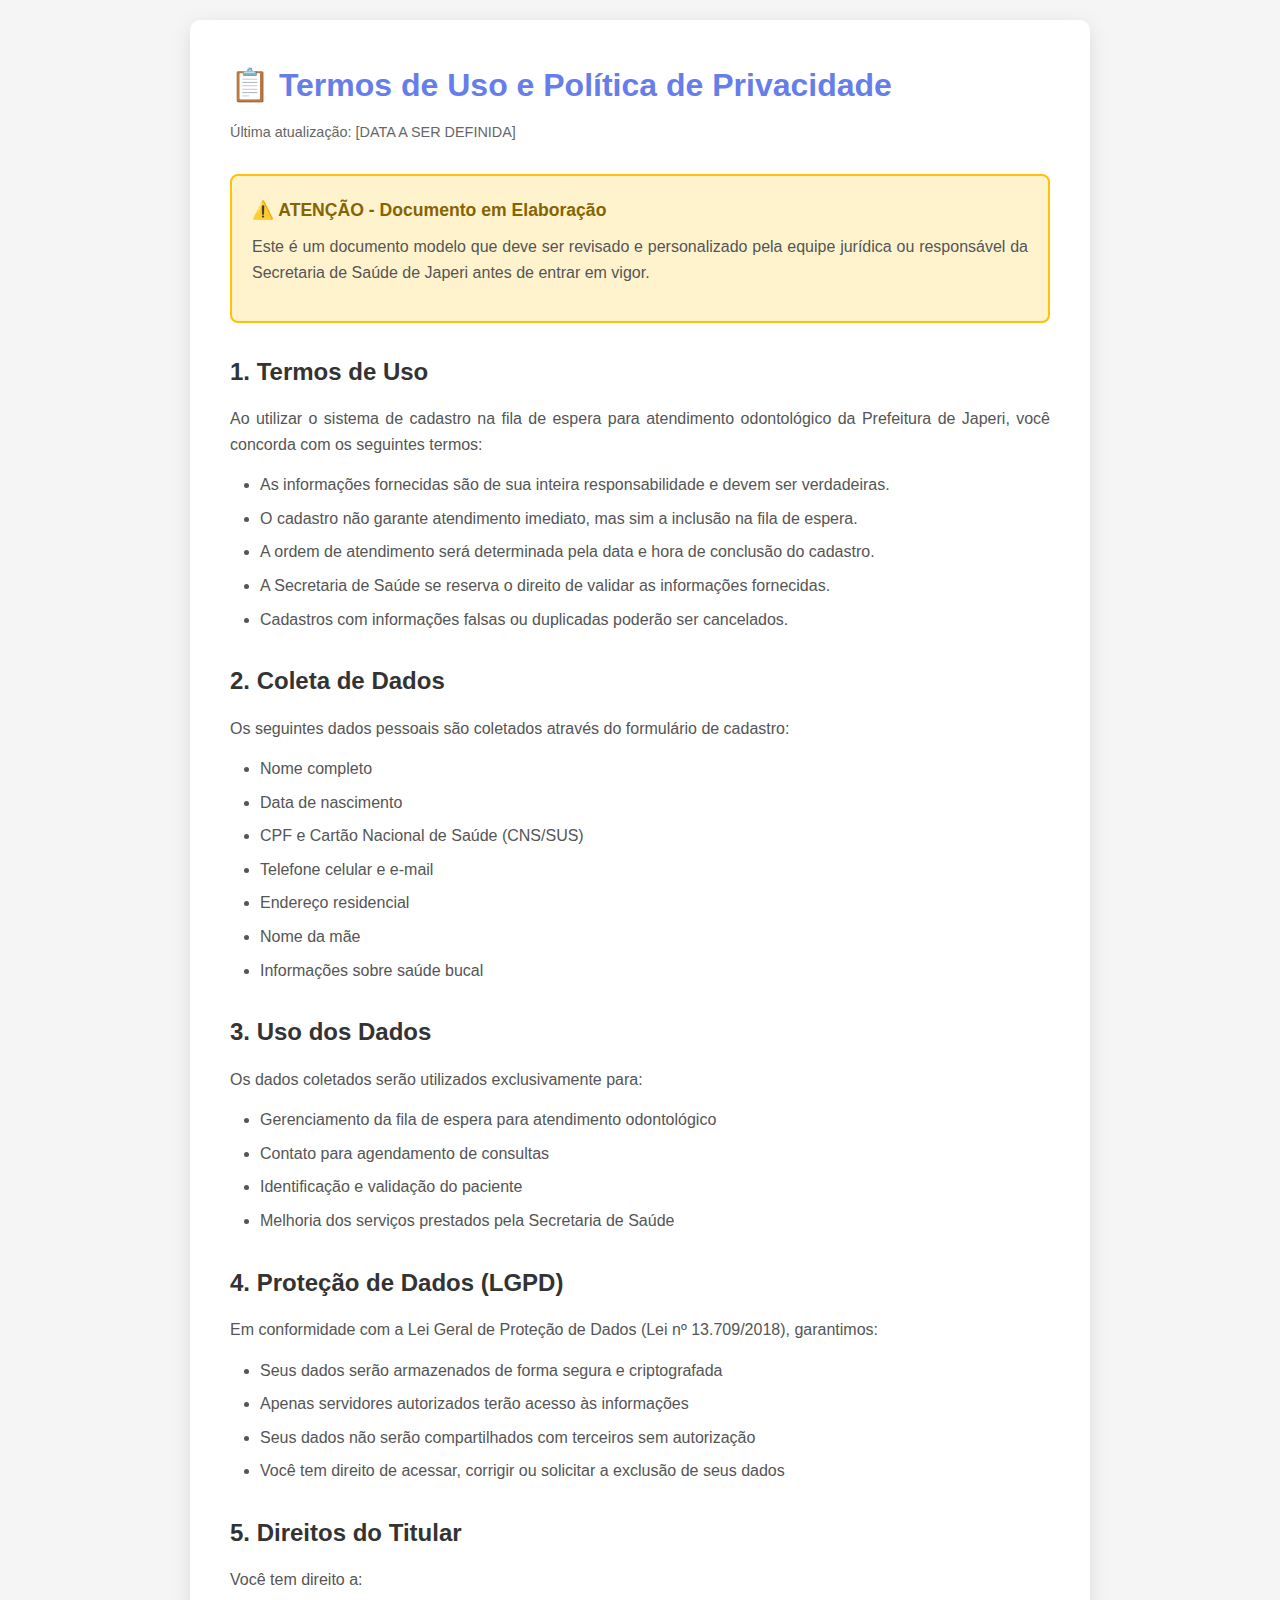
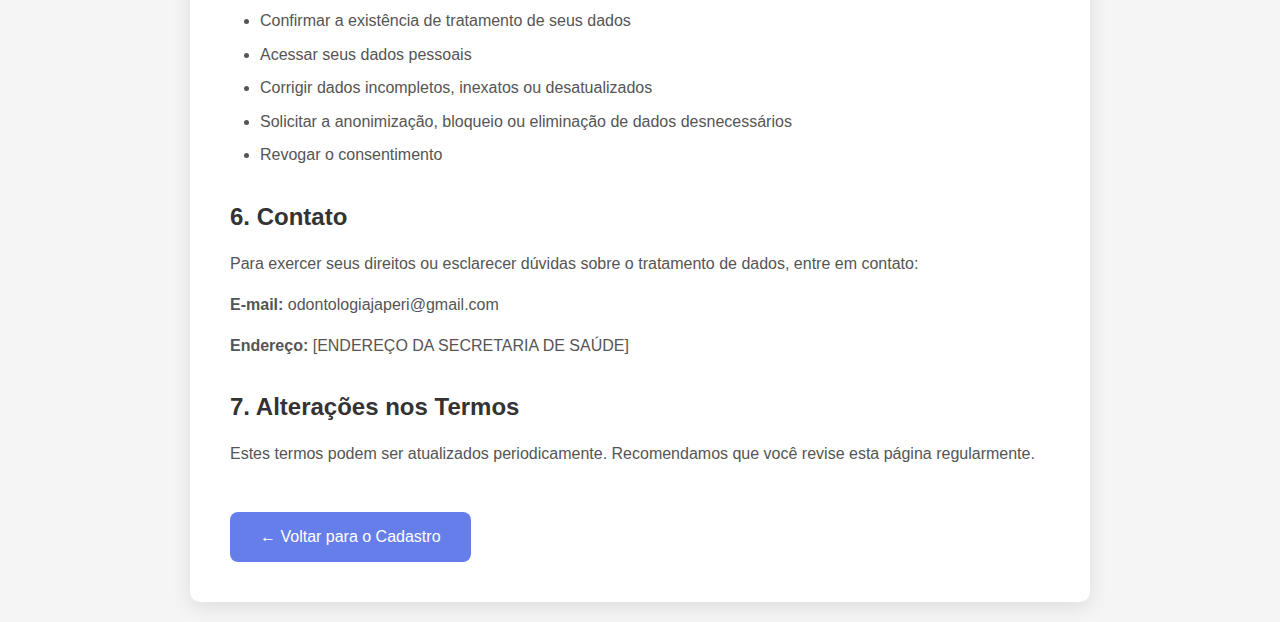
<file: termos.html>
<!DOCTYPE html>
<html lang="pt-BR">
<head>
    <meta charset="UTF-8">
    <meta name="viewport" content="width=device-width, initial-scale=1.0">
    <title>Termos de Uso e Política de Privacidade - Odontologia Japeri</title>
    <style>
        * {
            margin: 0;
            padding: 0;
            box-sizing: border-box;
        }

        body {
            font-family: 'Segoe UI', Tahoma, Geneva, Verdana, sans-serif;
            background: #f5f5f5;
            padding: 20px;
            line-height: 1.6;
        }

        .container {
            max-width: 900px;
            margin: 0 auto;
            background: white;
            border-radius: 10px;
            box-shadow: 0 5px 20px rgba(0,0,0,0.1);
            padding: 40px;
        }

        h1 {
            color: #667eea;
            margin-bottom: 10px;
            font-size: 2em;
        }

        .last-update {
            color: #666;
            font-size: 0.9em;
            margin-bottom: 30px;
        }

        h2 {
            color: #333;
            margin-top: 30px;
            margin-bottom: 15px;
            font-size: 1.5em;
        }

        p {
            color: #555;
            margin-bottom: 15px;
            text-align: justify;
        }

        ul {
            margin-left: 30px;
            margin-bottom: 15px;
        }

        li {
            color: #555;
            margin-bottom: 8px;
        }

        .back-btn {
            display: inline-block;
            margin-top: 30px;
            padding: 12px 30px;
            background: #667eea;
            color: white;
            text-decoration: none;
            border-radius: 8px;
            transition: all 0.3s;
        }

        .back-btn:hover {
            background: #5568d3;
            transform: translateY(-2px);
            box-shadow: 0 5px 15px rgba(102, 126, 234, 0.3);
        }

        .placeholder-notice {
            background: #fff3cd;
            border: 2px solid #ffc107;
            border-radius: 8px;
            padding: 20px;
            margin-bottom: 30px;
            color: #856404;
        }

        .placeholder-notice strong {
            display: block;
            margin-bottom: 10px;
            font-size: 1.1em;
        }
    </style>
</head>
<body>
    <div class="container">
        <h1>📋 Termos de Uso e Política de Privacidade</h1>
        <p class="last-update">Última atualização: [DATA A SER DEFINIDA]</p>

        <div class="placeholder-notice">
            <strong>⚠️ ATENÇÃO - Documento em Elaboração</strong>
            <p>Este é um documento modelo que deve ser revisado e personalizado pela equipe jurídica ou responsável da Secretaria de Saúde de Japeri antes de entrar em vigor.</p>
        </div>

        <h2>1. Termos de Uso</h2>
        <p>Ao utilizar o sistema de cadastro na fila de espera para atendimento odontológico da Prefeitura de Japeri, você concorda com os seguintes termos:</p>
        <ul>
            <li>As informações fornecidas são de sua inteira responsabilidade e devem ser verdadeiras.</li>
            <li>O cadastro não garante atendimento imediato, mas sim a inclusão na fila de espera.</li>
            <li>A ordem de atendimento será determinada pela data e hora de conclusão do cadastro.</li>
            <li>A Secretaria de Saúde se reserva o direito de validar as informações fornecidas.</li>
            <li>Cadastros com informações falsas ou duplicadas poderão ser cancelados.</li>
        </ul>

        <h2>2. Coleta de Dados</h2>
        <p>Os seguintes dados pessoais são coletados através do formulário de cadastro:</p>
        <ul>
            <li>Nome completo</li>
            <li>Data de nascimento</li>
            <li>CPF e Cartão Nacional de Saúde (CNS/SUS)</li>
            <li>Telefone celular e e-mail</li>
            <li>Endereço residencial</li>
            <li>Nome da mãe</li>
            <li>Informações sobre saúde bucal</li>
        </ul>

        <h2>3. Uso dos Dados</h2>
        <p>Os dados coletados serão utilizados exclusivamente para:</p>
        <ul>
            <li>Gerenciamento da fila de espera para atendimento odontológico</li>
            <li>Contato para agendamento de consultas</li>
            <li>Identificação e validação do paciente</li>
            <li>Melhoria dos serviços prestados pela Secretaria de Saúde</li>
        </ul>

        <h2>4. Proteção de Dados (LGPD)</h2>
        <p>Em conformidade com a Lei Geral de Proteção de Dados (Lei nº 13.709/2018), garantimos:</p>
        <ul>
            <li>Seus dados serão armazenados de forma segura e criptografada</li>
            <li>Apenas servidores autorizados terão acesso às informações</li>
            <li>Seus dados não serão compartilhados com terceiros sem autorização</li>
            <li>Você tem direito de acessar, corrigir ou solicitar a exclusão de seus dados</li>
        </ul>

        <h2>5. Direitos do Titular</h2>
        <p>Você tem direito a:</p>
        <ul>
            <li>Confirmar a existência de tratamento de seus dados</li>
            <li>Acessar seus dados pessoais</li>
            <li>Corrigir dados incompletos, inexatos ou desatualizados</li>
            <li>Solicitar a anonimização, bloqueio ou eliminação de dados desnecessários</li>
            <li>Revogar o consentimento</li>
        </ul>

        <h2>6. Contato</h2>
        <p>Para exercer seus direitos ou esclarecer dúvidas sobre o tratamento de dados, entre em contato:</p>
        <p><strong>E-mail:</strong> odontologiajaperi@gmail.com</p>
        <p><strong>Endereço:</strong> [ENDEREÇO DA SECRETARIA DE SAÚDE]</p>

        <h2>7. Alterações nos Termos</h2>
        <p>Estes termos podem ser atualizados periodicamente. Recomendamos que você revise esta página regularmente.</p>

        <a href="cadastro.html" class="back-btn">← Voltar para o Cadastro</a>
    </div>
</body>
</html>
</file>
